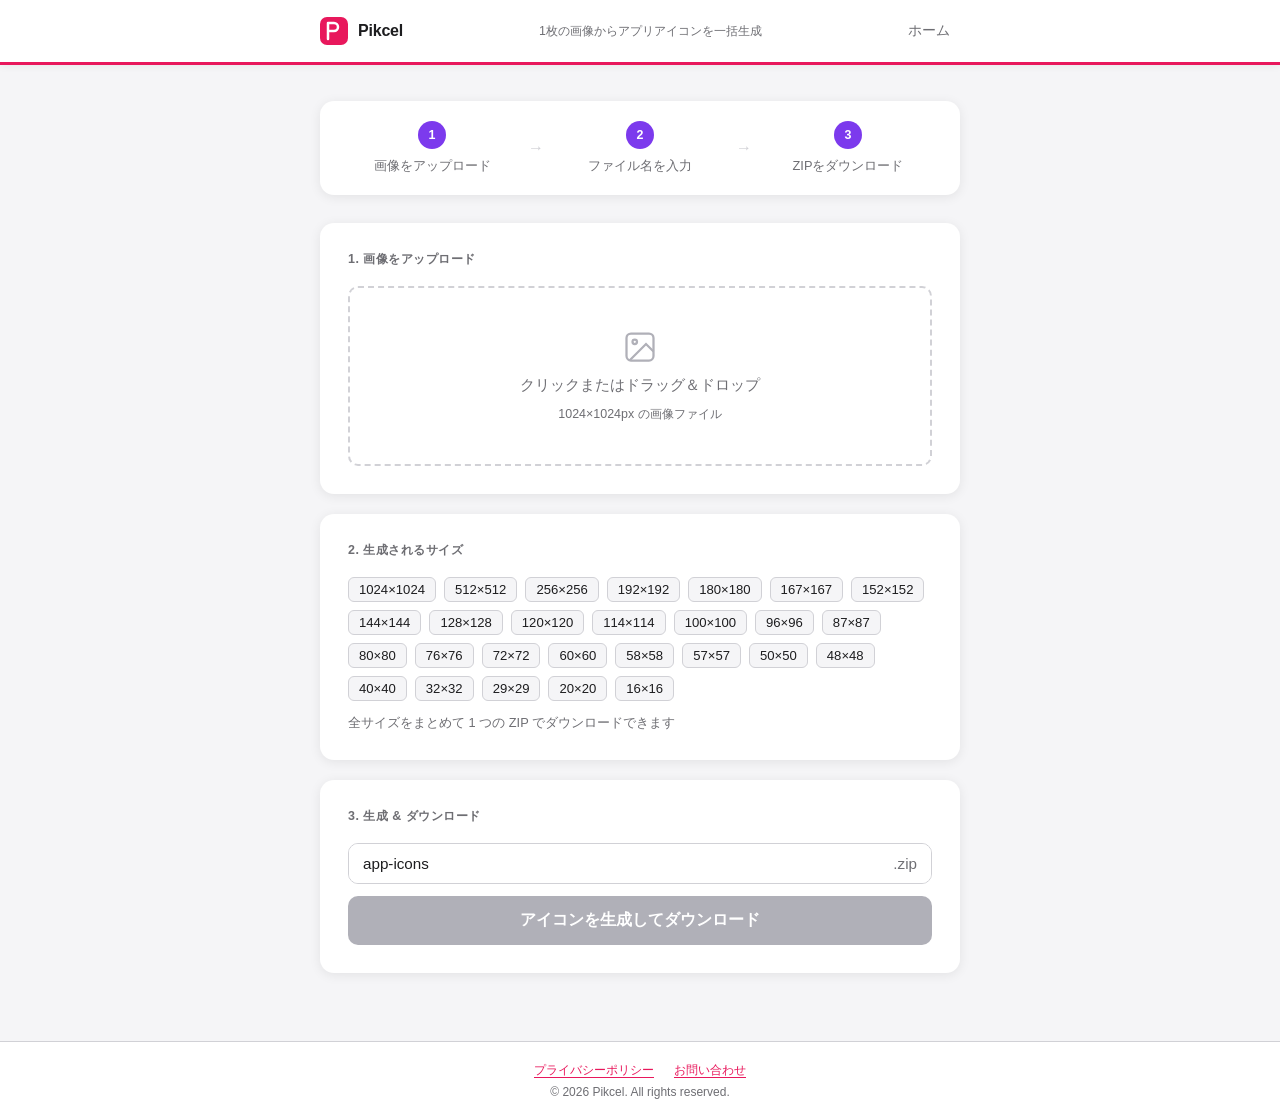
<file: index.html>
<!DOCTYPE html>
<html lang="ja">
<head>
  <meta charset="UTF-8" />
  <meta name="viewport" content="width=device-width, initial-scale=1.0" />
  <title>Pikcel - アプリアイコン一括生成ツール</title>

  <!-- SEO -->
  <meta name="description" content="Pikcel はアプリアイコンを一括生成できる無料ツールです。1024×1024pxの画像をアップロードするだけで、iOS・Android・Unity向けの27サイズをまとめてZIPでダウンロードできます。登録不要・完全ブラウザ処理。" />
  <meta name="keywords" content="アプリアイコン,アイコン生成,iOS,Android,Unity,ファビコン,icon generator,Pikcel" />
  <meta name="robots" content="index, follow" />
  <meta name="author" content="Pikcel" />
  <meta name="theme-color" content="#E8185C" />

  <!-- OGP -->
  <meta property="og:type" content="website" />
  <meta property="og:site_name" content="Pikcel" />
  <meta property="og:title" content="Pikcel - アプリアイコン一括生成ツール" />
  <meta property="og:description" content="1024×1024pxの画像から iOS・Android・Unity向けの27サイズを一括生成。無料・登録不要・完全ブラウザ処理。" />
  <meta property="og:locale" content="ja_JP" />
  <meta property="og:url" content="https://pikcel.karineffort.com" /> <!-- デプロイ後に更新 -->
  <meta property="og:image" content="https://pikcel.karineffort.com/og-image.png" /> <!-- デプロイ後に更新 -->

  <!-- Twitter Card -->
  <meta name="twitter:card" content="summary_large_image" />
  <meta name="twitter:title" content="Pikcel - アプリアイコン一括生成ツール" />
  <meta name="twitter:description" content="1024×1024pxの画像から iOS・Android・Unity向けの27サイズを一括生成。無料・登録不要・完全ブラウザ処理。" />
  <meta name="twitter:image" content="https://pikcel.karineffort.com/og-image.png" /> <!-- デプロイ後に更新 -->

  <!-- Canonical -->
  <link rel="canonical" href="https://pikcel.karineffort.com" /> <!-- デプロイ後に更新 -->

  <!-- Favicon -->
  <link rel="icon" type="image/svg+xml" href="favicon.svg" />
  <link rel="apple-touch-icon" href="favicon.svg" />

  <!-- 構造化データ -->
  <script type="application/ld+json">
  {
    "@context": "https://schema.org",
    "@type": "WebApplication",
    "name": "Pikcel",
    "description": "iOS・Android・Unity向けのアプリアイコンを一括生成できる無料ツール。1024×1024pxの画像から27サイズをZIPでダウンロード。",
    "url": "https://pikcel.karineffort.com",
    "applicationCategory": "DesignApplication",
    "operatingSystem": "Web",
    "inLanguage": "ja",
    "isAccessibleForFree": true,
    "offers": {
      "@type": "Offer",
      "price": "0",
      "priceCurrency": "JPY"
    }
  }
  </script>

  <link rel="stylesheet" href="style.css" />

  <!-- Google Analytics --><!-- デプロイ後に G-RCR7B70D92 を実際の Measurement ID に更新 -->
  <script async src="https://www.googletagmanager.com/gtag/js?id=G-RCR7B70D92"></script>
  <script>
    window.dataLayer = window.dataLayer || [];
    function gtag(){dataLayer.push(arguments);}
    gtag('js', new Date());
    gtag('config', 'G-RCR7B70D92');
  </script>
</head>
<body>
  <header class="site-header">
    <div class="site-header-inner">
      <a href="index.html" class="site-header-brand">
        <svg class="site-header-icon" xmlns="http://www.w3.org/2000/svg" width="28" height="28" viewBox="0 0 28 28" fill="none">
          <rect width="28" height="28" rx="7" fill="#E8185C"/>
          <path d="M8 22V6h6a4 4 0 0 1 0 8H8" stroke="white" stroke-width="2.5" stroke-linecap="round" stroke-linejoin="round"/>
        </svg>
        <span class="site-header-title">Pikcel</span>
      </a>
      <p class="site-header-tagline">1枚の画像からアプリアイコンを一括生成</p>
      <nav class="site-header-nav">
        <a href="index.html" class="site-header-nav-link">ホーム</a>
      </nav>
    </div>
  </header>

  <div class="container">
    <div class="how-to">
      <div class="how-to-step">
        <span class="how-to-num">1</span>
        <p>画像をアップロード</p>
      </div>
      <div class="how-to-arrow">→</div>
      <div class="how-to-step">
        <span class="how-to-num">2</span>
        <p>ファイル名を入力</p>
      </div>
      <div class="how-to-arrow">→</div>
      <div class="how-to-step">
        <span class="how-to-num">3</span>
        <p>ZIPをダウンロード</p>
      </div>
    </div>

    <main>
      <!-- Upload -->
      <section class="card upload-section">
        <h2>1. 画像をアップロード</h2>
        <div class="upload-area" id="uploadArea">
          <input type="file" id="fileInput" accept="image/*" hidden />
          <div class="upload-placeholder" id="uploadPlaceholder">
            <svg xmlns="http://www.w3.org/2000/svg" width="36" height="36" viewBox="0 0 24 24" fill="none" stroke="currentColor" stroke-width="1.5">
              <rect x="3" y="3" width="18" height="18" rx="3"/>
              <circle cx="8.5" cy="8.5" r="1.5"/>
              <polyline points="21 15 16 10 5 21"/>
            </svg>
            <p>クリックまたはドラッグ＆ドロップ</p>
            <span class="hint">1024×1024px の画像ファイル</span>
          </div>
          <div class="upload-preview" id="uploadPreview" hidden>
            <div class="preview-thumb-wrap">
              <div class="preview-thumb-placeholder" id="previewThumbPlaceholder">
                <svg xmlns="http://www.w3.org/2000/svg" width="32" height="32" viewBox="0 0 24 24" fill="none" stroke="currentColor" stroke-width="1.5">
                  <rect x="3" y="3" width="18" height="18" rx="3"/>
                  <circle cx="8.5" cy="8.5" r="1.5"/>
                  <polyline points="21 15 16 10 5 21"/>
                </svg>
              </div>
              <img id="previewImg" alt="" style="display:none;" />
            </div>
            <div class="preview-info" id="previewInfo"></div>
          </div>
        </div>
      </section>

      <!-- Sizes info -->
      <section class="card sizes-section">
        <h2>2. 生成されるサイズ</h2>
        <div class="sizes-chips">
          <span class="size-chip">1024×1024</span>
          <span class="size-chip">512×512</span>
          <span class="size-chip">256×256</span>
          <span class="size-chip">192×192</span>
          <span class="size-chip">180×180</span>
          <span class="size-chip">167×167</span>
          <span class="size-chip">152×152</span>
          <span class="size-chip">144×144</span>
          <span class="size-chip">128×128</span>
          <span class="size-chip">120×120</span>
          <span class="size-chip">114×114</span>
          <span class="size-chip">100×100</span>
          <span class="size-chip">96×96</span>
          <span class="size-chip">87×87</span>
          <span class="size-chip">80×80</span>
          <span class="size-chip">76×76</span>
          <span class="size-chip">72×72</span>
          <span class="size-chip">60×60</span>
          <span class="size-chip">58×58</span>
          <span class="size-chip">57×57</span>
          <span class="size-chip">50×50</span>
          <span class="size-chip">48×48</span>
          <span class="size-chip">40×40</span>
          <span class="size-chip">32×32</span>
          <span class="size-chip">29×29</span>
          <span class="size-chip">20×20</span>
          <span class="size-chip">16×16</span>
        </div>
        <p class="sizes-note">全サイズをまとめて 1 つの ZIP でダウンロードできます</p>
      </section>

      <!-- Generate -->
      <section class="card action-section">
        <h2>3. 生成 &amp; ダウンロード</h2>
        <div class="filename-wrap">
          <input type="text" id="filenameInput" class="filename-input" value="app-icons" placeholder="app-icons" maxlength="64" spellcheck="false" />
          <span class="filename-ext">.zip</span>
        </div>
        <button id="generateBtn" class="btn-primary" disabled>
          アイコンを生成してダウンロード
        </button>
        <div class="progress-wrap" id="progressWrap" hidden>
          <div class="progress-bar">
            <div class="progress-fill" id="progressFill"></div>
          </div>
          <p class="progress-label" id="progressLabel">処理中...</p>
        </div>
        <p class="error-msg" id="errorMsg" hidden></p>
      </section>
    </main>

  </div>

  <footer class="site-footer">
    <div class="site-footer-inner">
      <div class="site-footer-links">
        <a href="privacy.html">プライバシーポリシー</a>
        <a href="mailto:contact@karineffort.com?subject=【Pikcel】お問い合わせ&body=※件名は消さずにそのままお送りください。%0A%0Aお問い合わせ内容：%0A">お問い合わせ</a>
      </div>
      <p class="site-footer-copy">&copy; 2026 Pikcel. All rights reserved.</p>
    </div>
  </footer>

  <script src="libs/jszip.min.js"></script>
  <script src="libs/FileSaver.min.js"></script>
  <script src="main.js"></script>
</body>
</html>
</file>
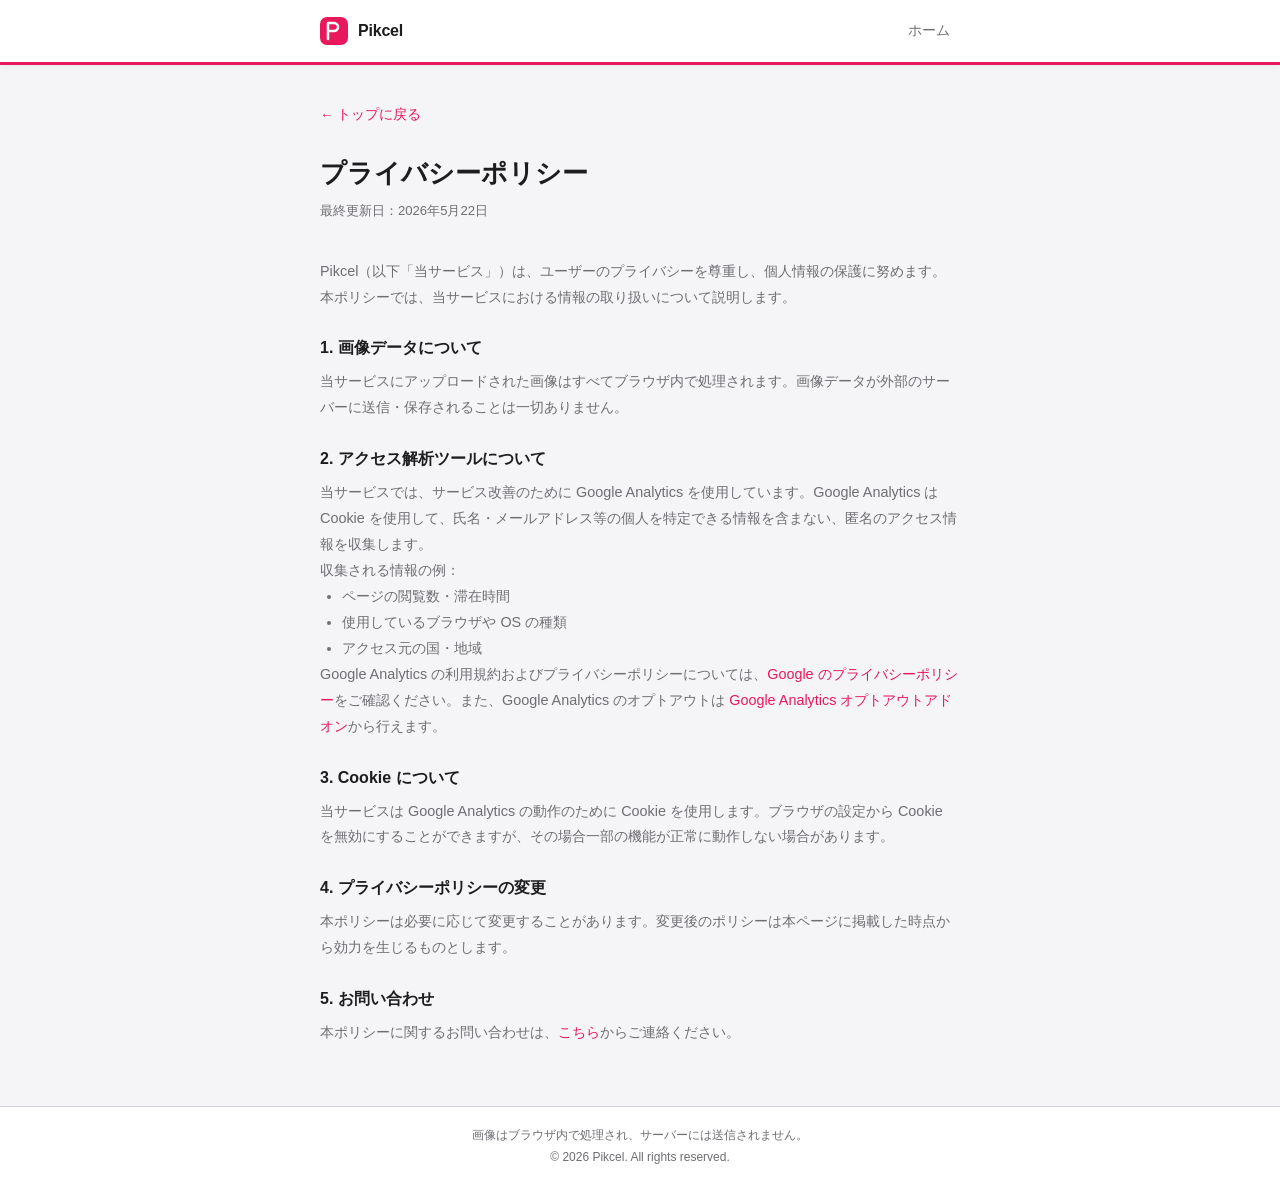
<file: privacy.html>
<!DOCTYPE html>
<html lang="ja">
<head>
  <meta charset="UTF-8" />
  <meta name="viewport" content="width=device-width, initial-scale=1.0" />
  <title>プライバシーポリシー - Pikcel</title>
  <meta name="robots" content="noindex, follow" />
  <link rel="icon" type="image/svg+xml" href="favicon.svg" />
  <link rel="stylesheet" href="style.css" />
  <style>
    .policy-container {
      max-width: 680px;
      margin: 0 auto;
      padding: 40px 20px 60px;
    }
    .policy-container h1 {
      font-size: 1.6rem;
      font-weight: 700;
      margin-bottom: 8px;
    }
    .policy-container .updated {
      font-size: 0.82rem;
      color: var(--text-sub);
      margin-bottom: 36px;
    }
    .policy-container h2 {
      font-size: 1rem;
      font-weight: 700;
      margin: 28px 0 10px;
      color: var(--text);
    }
    .policy-container p, .policy-container li {
      font-size: 0.9rem;
      color: var(--text-sub);
      line-height: 1.8;
    }
    .policy-container ul {
      padding-left: 1.4em;
    }
    .policy-container a {
      color: var(--accent);
      text-decoration: none;
    }
    .policy-container a:hover {
      text-decoration: underline;
    }
    .back-link {
      display: inline-flex;
      align-items: center;
      gap: 6px;
      font-size: 0.85rem;
      color: var(--accent);
      text-decoration: none;
      margin-bottom: 32px;
    }
    .back-link:hover {
      text-decoration: underline;
    }
  </style>
</head>
<body>
  <header class="site-header">
    <div class="site-header-inner">
      <a href="index.html" class="site-header-brand">
        <svg class="site-header-icon" xmlns="http://www.w3.org/2000/svg" width="28" height="28" viewBox="0 0 28 28" fill="none">
          <rect width="28" height="28" rx="7" fill="#E8185C"/>
          <path d="M8 22V6h6a4 4 0 0 1 0 8H8" stroke="white" stroke-width="2.5" stroke-linecap="round" stroke-linejoin="round"/>
        </svg>
        <span class="site-header-title">Pikcel</span>
      </a>
      <nav class="site-header-nav">
        <a href="index.html" class="site-header-nav-link">ホーム</a>
      </nav>
    </div>
  </header>

  <div class="policy-container">
    <a href="index.html" class="back-link">← トップに戻る</a>
    <h1>プライバシーポリシー</h1>
    <p class="updated">最終更新日：2026年5月22日</p>

    <p>Pikcel（以下「当サービス」）は、ユーザーのプライバシーを尊重し、個人情報の保護に努めます。本ポリシーでは、当サービスにおける情報の取り扱いについて説明します。</p>

    <h2>1. 画像データについて</h2>
    <p>当サービスにアップロードされた画像はすべてブラウザ内で処理されます。画像データが外部のサーバーに送信・保存されることは一切ありません。</p>

    <h2>2. アクセス解析ツールについて</h2>
    <p>当サービスでは、サービス改善のために Google Analytics を使用しています。Google Analytics は Cookie を使用して、氏名・メールアドレス等の個人を特定できる情報を含まない、匿名のアクセス情報を収集します。</p>
    <p>収集される情報の例：</p>
    <ul>
      <li>ページの閲覧数・滞在時間</li>
      <li>使用しているブラウザや OS の種類</li>
      <li>アクセス元の国・地域</li>
    </ul>
    <p>Google Analytics の利用規約およびプライバシーポリシーについては、<a href="https://policies.google.com/privacy" target="_blank" rel="noopener">Google のプライバシーポリシー</a>をご確認ください。また、Google Analytics のオプトアウトは <a href="https://tools.google.com/dlpage/gaoptout" target="_blank" rel="noopener">Google Analytics オプトアウトアドオン</a>から行えます。</p>

    <h2>3. Cookie について</h2>
    <p>当サービスは Google Analytics の動作のために Cookie を使用します。ブラウザの設定から Cookie を無効にすることができますが、その場合一部の機能が正常に動作しない場合があります。</p>

    <h2>4. プライバシーポリシーの変更</h2>
    <p>本ポリシーは必要に応じて変更することがあります。変更後のポリシーは本ページに掲載した時点から効力を生じるものとします。</p>

    <h2>5. お問い合わせ</h2>
    <p>本ポリシーに関するお問い合わせは、<a href="mailto:contact@karineffort.com?subject=【Pikcel】プライバシーポリシーについて&body=※件名は消さずにそのままお送りください。%0A%0Aお問い合わせ内容：%0A">こちら</a>からご連絡ください。</p>
  </div>

  <footer class="site-footer">
    <div class="site-footer-inner">
      <p class="site-footer-privacy">画像はブラウザ内で処理され、サーバーには送信されません。</p>
      <p class="site-footer-copy">&copy; 2026 Pikcel. All rights reserved.</p>
    </div>
  </footer>
</body>
</html>
</file>
<file: style.css>
*, *::before, *::after {
  box-sizing: border-box;
  margin: 0;
  padding: 0;
}

[hidden] {
  display: none !important;
}

:root {
  --bg: #f5f5f7;
  --surface: #ffffff;
  --border: #d1d1d6;
  --text: #1d1d1f;
  --text-sub: #6e6e73;
  --accent: #E8185C;
  --accent-hover: #D4155A;
  --accent-active: #BE1250;
  --accent-light: #fff0f5;
  --danger: #ff3b30;
  --radius: 14px;
  --shadow: 0 2px 12px rgba(0,0,0,.08);
}

body {
  font-family: -apple-system, BlinkMacSystemFont, "Segoe UI", sans-serif;
  background: var(--bg);
  color: var(--text);
  min-height: 100vh;
  display: flex;
  flex-direction: column;
}

/* Site Header */
.site-header {
  background: #ffffff;
  border-bottom: 3px solid var(--accent);
  box-shadow: 0 1px 8px rgba(0,0,0,.06);
}

.site-header-inner {
  max-width: 680px;
  margin: 0 auto;
  padding: 16px 20px;
  display: flex;
  align-items: center;
  justify-content: space-between;
  gap: 16px;
}

.site-header-brand {
  display: flex;
  align-items: center;
  gap: 10px;
  flex-shrink: 0;
  text-decoration: none;
}

.site-header-nav {
  display: flex;
  align-items: center;
  gap: 4px;
}

.site-header-nav-link {
  font-size: 0.85rem;
  color: var(--text-sub);
  text-decoration: none;
  padding: 6px 10px;
  border-radius: 6px;
  transition: background 0.15s, color 0.15s;
}

.site-header-nav-link:hover {
  background: var(--bg);
  color: var(--text);
}

.site-header-icon {
  display: block;
}

.site-header-title {
  font-size: 1rem;
  font-weight: 700;
  color: var(--text);
  letter-spacing: -0.2px;
  white-space: nowrap;
}

.site-header-tagline {
  font-size: 0.78rem;
  color: var(--text-sub);
  text-align: right;
}

/* Site Footer */
.site-footer {
  background: #ffffff;
  border-top: 1px solid var(--border);
  margin-top: auto;
}

.site-footer-inner {
  max-width: 680px;
  margin: 0 auto;
  padding: 20px 20px;
  display: flex;
  flex-direction: column;
  align-items: center;
  gap: 6px;
}

.site-footer-privacy {
  font-size: 0.78rem;
  color: var(--text-sub);
}

.site-footer-links {
  display: flex;
  gap: 20px;
}

.site-footer-links a {
  font-size: 0.78rem;
  color: var(--accent);
  text-decoration: underline;
  text-underline-offset: 3px;
}

.site-footer-links a:hover {
  color: var(--accent-hover);
}

.site-footer-copy {
  font-size: 0.75rem;
  color: var(--text-sub);
}

.container {
  max-width: 680px;
  margin: 0 auto;
  padding: 36px 20px 48px;
  flex: 1;
}

/* How to */
.how-to {
  display: grid;
  grid-template-columns: 1fr auto 1fr auto 1fr;
  align-items: center;
  gap: 8px;
  margin-bottom: 28px;
  background: var(--surface);
  border-radius: var(--radius);
  box-shadow: var(--shadow);
  padding: 20px 24px;
}

.how-to-step {
  display: flex;
  flex-direction: column;
  align-items: center;
  gap: 8px;
  text-align: center;
}

.how-to-num {
  width: 28px;
  height: 28px;
  border-radius: 50%;
  background: #7C3AED;
  color: #fff;
  font-size: 0.78rem;
  font-weight: 700;
  display: flex;
  align-items: center;
  justify-content: center;
  flex-shrink: 0;
}

.how-to-step p {
  font-size: 0.8rem;
  color: var(--text-sub);
  line-height: 1.4;
}

.how-to-arrow {
  color: var(--border);
  font-size: 1rem;
  text-align: center;
}

/* Card */
.card {
  background: var(--surface);
  border-radius: var(--radius);
  box-shadow: var(--shadow);
  padding: 28px;
  margin-bottom: 20px;
}

.card h2 {
  font-size: 1rem;
  font-weight: 600;
  margin-bottom: 18px;
  color: var(--text-sub);
  text-transform: uppercase;
  letter-spacing: 0.5px;
  font-size: 0.78rem;
}

/* Upload area */
.upload-area {
  border: 2px dashed var(--border);
  border-radius: 10px;
  cursor: pointer;
  transition: border-color 0.2s, background 0.2s;
  min-height: 180px;
  display: flex;
  align-items: center;
  justify-content: center;
}

.upload-area:hover,
.upload-area.drag-over {
  border-color: var(--accent);
  background: var(--accent-light);
}

.upload-placeholder {
  display: flex;
  flex-direction: column;
  align-items: center;
  gap: 10px;
  color: var(--text-sub);
  padding: 32px;
  text-align: center;
}

.upload-placeholder svg {
  color: #b0b0b8;
}

.upload-placeholder p {
  font-size: 0.95rem;
  font-weight: 500;
}

.hint {
  font-size: 0.78rem;
}

/* Preview */
.upload-preview {
  width: 100%;
  padding: 20px;
  display: flex;
  align-items: center;
  justify-content: center;
  gap: 20px;
}

.preview-thumb-wrap {
  flex-shrink: 0;
  width: 96px;
  height: 96px;
}

.preview-thumb-placeholder {
  width: 96px;
  height: 96px;
  border-radius: 18px;
  border: 1.5px dashed var(--border);
  background: var(--bg);
  display: flex;
  align-items: center;
  justify-content: center;
  color: #b0b0b8;
}

.upload-preview img {
  width: 96px;
  height: 96px;
  object-fit: cover;
  border-radius: 18px;
  box-shadow: 0 2px 8px rgba(0,0,0,.12);
  border: 1px solid var(--border);
  display: block;
}

.preview-info {
  display: flex;
  flex-direction: column;
  gap: 6px;
  min-width: 0;
  overflow: hidden;
}

.preview-filename {
  font-size: 0.9rem;
  font-weight: 600;
  color: var(--text);
  overflow: hidden;
  text-overflow: ellipsis;
  white-space: nowrap;
}

.preview-meta {
  display: flex;
  flex-wrap: nowrap;
  gap: 12px;
  margin: 0;
  overflow: hidden;
}

.meta-item {
  display: flex;
  align-items: center;
  gap: 4px;
  font-size: 0.82rem;
  color: var(--text-sub);
  white-space: nowrap;
}

.meta-item svg {
  flex-shrink: 0;
  color: #b0b0b8;
}

/* Sizes info */
.sizes-chips {
  display: flex;
  flex-wrap: wrap;
  gap: 8px;
  margin-bottom: 14px;
}

.size-chip {
  background: var(--bg);
  border: 1px solid var(--border);
  border-radius: 6px;
  padding: 4px 10px;
  font-size: 0.82rem;
  color: var(--text);
  font-variant-numeric: tabular-nums;
  white-space: nowrap;
}

.sizes-note {
  font-size: 0.8rem;
  color: var(--text-sub);
}

/* Filename input */
.filename-wrap {
  display: flex;
  align-items: center;
  border: 1.5px solid var(--border);
  border-radius: 10px;
  overflow: hidden;
  margin-bottom: 12px;
  transition: border-color 0.2s;
}

.filename-wrap:focus-within {
  border-color: var(--accent);
}

.filename-input {
  flex: 1;
  border: none;
  outline: none;
  padding: 11px 14px;
  font-size: 0.95rem;
  color: var(--text);
  background: var(--surface);
  font-family: inherit;
}

.filename-ext {
  padding: 11px 14px 11px 0;
  font-size: 0.95rem;
  color: var(--text-sub);
  background: var(--surface);
  user-select: none;
}

/* Button */
.btn-primary {
  display: block;
  width: 100%;
  padding: 14px;
  background: linear-gradient(135deg, #E8185C, #FF6B9D);
  color: #fff;
  border: none;
  border-radius: 10px;
  font-size: 1rem;
  font-weight: 600;
  cursor: pointer;
  transition: opacity 0.18s, transform 0.1s;
}

.btn-primary:hover:not(:disabled) {
  opacity: 0.9;
}

.btn-primary:active:not(:disabled) {
  opacity: 0.8;
  transform: scale(0.99);
}

.btn-primary:disabled {
  background: #b0b0b8;
  cursor: not-allowed;
}

/* Progress */
.progress-wrap {
  margin-top: 16px;
}

.progress-bar {
  height: 6px;
  background: var(--border);
  border-radius: 99px;
  overflow: hidden;
}

.progress-fill {
  height: 100%;
  width: 0%;
  background: var(--accent);
  border-radius: 99px;
  transition: width 0.3s ease;
}

.progress-label {
  margin-top: 8px;
  font-size: 0.85rem;
  color: var(--text-sub);
  text-align: center;
}

/* Error */
.error-msg {
  margin-top: 12px;
  color: var(--danger);
  font-size: 0.88rem;
}

/* Responsive */
@media (max-width: 480px) {
  .container {
    padding: 24px 16px 40px;
  }

  .site-header-inner {
    flex-direction: column;
    align-items: flex-start;
    gap: 4px;
  }

  .site-header-tagline {
    text-align: left;
  }

  .upload-preview {
    flex-direction: column;
    text-align: center;
  }
}
</file>
